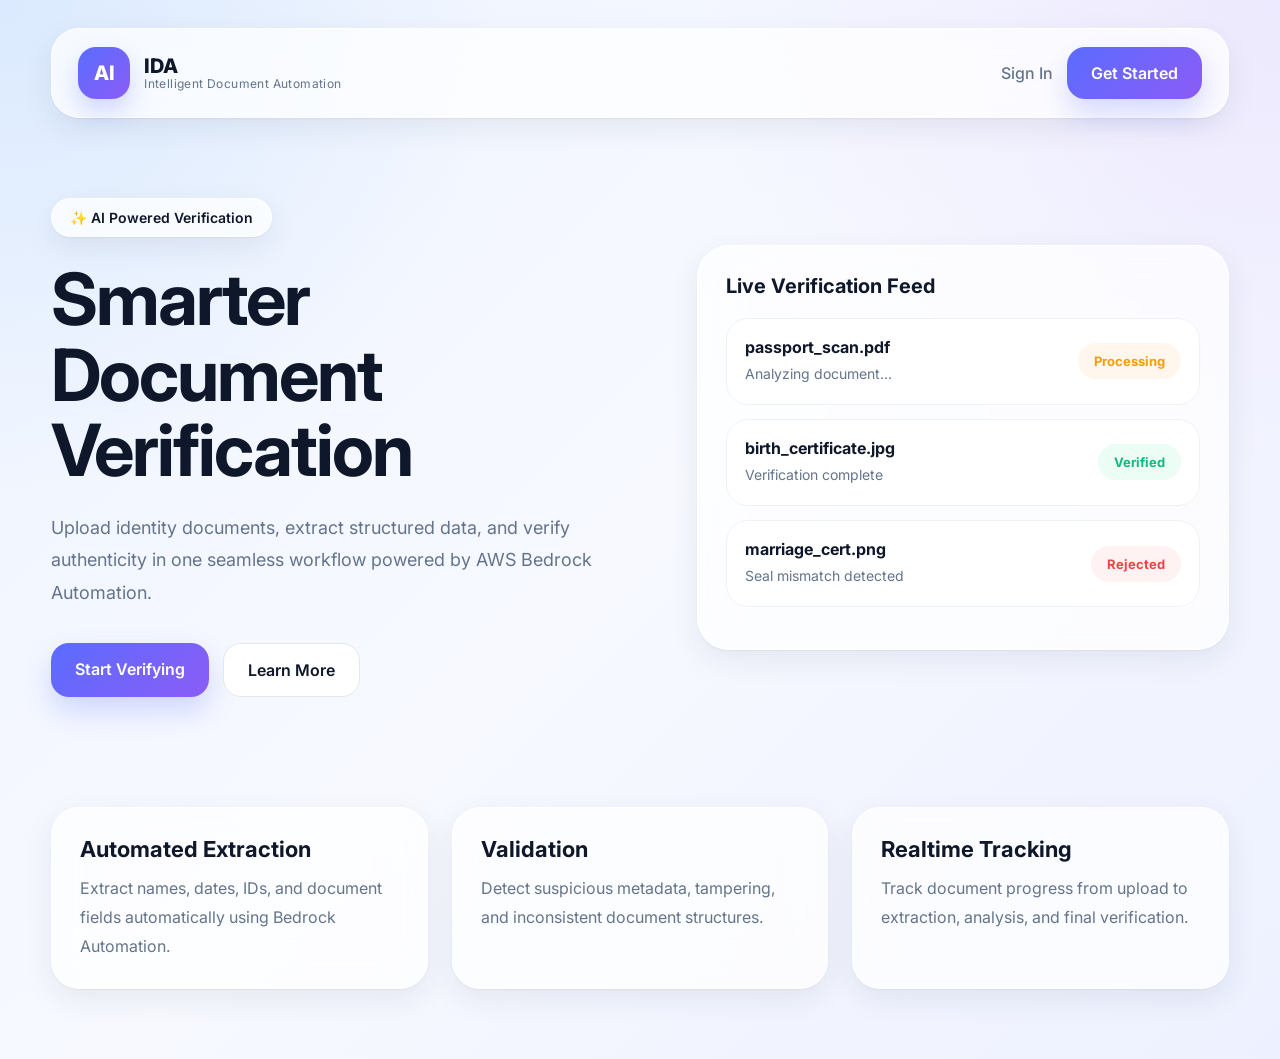
<file: index.html>
<!DOCTYPE html>
<html lang="en">
<head>
    <meta charset="UTF-8">
    <meta name="viewport" content="width=device-width, initial-scale=1.0">
    <title>VerifyInfo AI</title>

    <link rel="stylesheet" href="style.css">

    <link rel="preconnect" href="https://fonts.googleapis.com">
    <link href="https://fonts.googleapis.com/css2?family=Inter:wght@400;500;600;700;800&display=swap" rel="stylesheet">
</head>
<body>

<div class="landing-page">

    <!-- NAV -->
    <div class="container">
        <nav class="navbar glass">

            <div class="logo">
                <div class="logo-badge">AI</div>

                <div class="logo-text">
                    <div class="logo-title">IDA</div>
                    <div class="logo-sub">Intelligent Document Automation</div>
                </div>
            </div>

            <div class="nav-actions">
                <a href="login.html" class="nav-link">Sign In</a>
                <a href="login.html" class="btn-primary">Get Started</a>
            </div>

        </nav>
    </div>

    <!-- HERO -->
    <div class="container">
        <section class="hero">

            <div class="hero-left">

                <div class="tag glass">
                    ✨ AI Powered Verification
                </div>

                <h1>
                    Smarter Document<br>
                    Verification <br>
                
                </h1>

                <p>
                    Upload identity documents, extract structured data,
                     and verify authenticity
                    in one seamless workflow powered by AWS Bedrock Automation.
                </p>

                <div class="hero-buttons">
                    <a href="login.html" class="btn-primary">
                        Start Verifying
                    </a>

                    <a href="#features" class="btn-secondary">
                        Learn More
                    </a>
                </div>

            </div>

            <!-- preview -->
            <div class="hero-right">

                <div class="dashboard-preview glass">

                    <div class="preview-header">
                        Live Verification Feed
                    </div>

                    <div class="preview-card">
                        <div>
                            <h4>passport_scan.pdf</h4>
                            <p>Analyzing document...</p>
                        </div>
                        <span class="status processing">Processing</span>
                    </div>

                    <div class="preview-card">
                        <div>
                            <h4>birth_certificate.jpg</h4>
                            <p>Verification complete</p>
                        </div>
                        <span class="status verified">Verified</span>
                    </div>

                    <div class="preview-card">
                        <div>
                            <h4>marriage_cert.png</h4>
                            <p>Seal mismatch detected</p>
                        </div>
                        <span class="status fraud">Rejected</span>
                    </div>

                </div>

            </div>

        </section>
    </div>

    <!-- FEATURES -->
    <div class="container">
        <section id="features" class="features">

            <div class="feature glass">
                <h3>Automated Extraction</h3>
                <p>
                    Extract names, dates, IDs, and document fields
                    automatically using Bedrock Automation.
                </p>
            </div>

            <div class="feature glass">
                <h3>Validation</h3>
                <p>
                    Detect suspicious metadata, tampering,
                    and inconsistent document structures.
                </p>
            </div>

            <div class="feature glass">
                <h3>Realtime Tracking</h3>
                <p>
                    Track document progress from upload to extraction,
                    analysis, and final verification.
                </p>
            </div>

        </section>
    </div>

</div>

<script src="auth.js"></script>
</body>
</html>
</file>
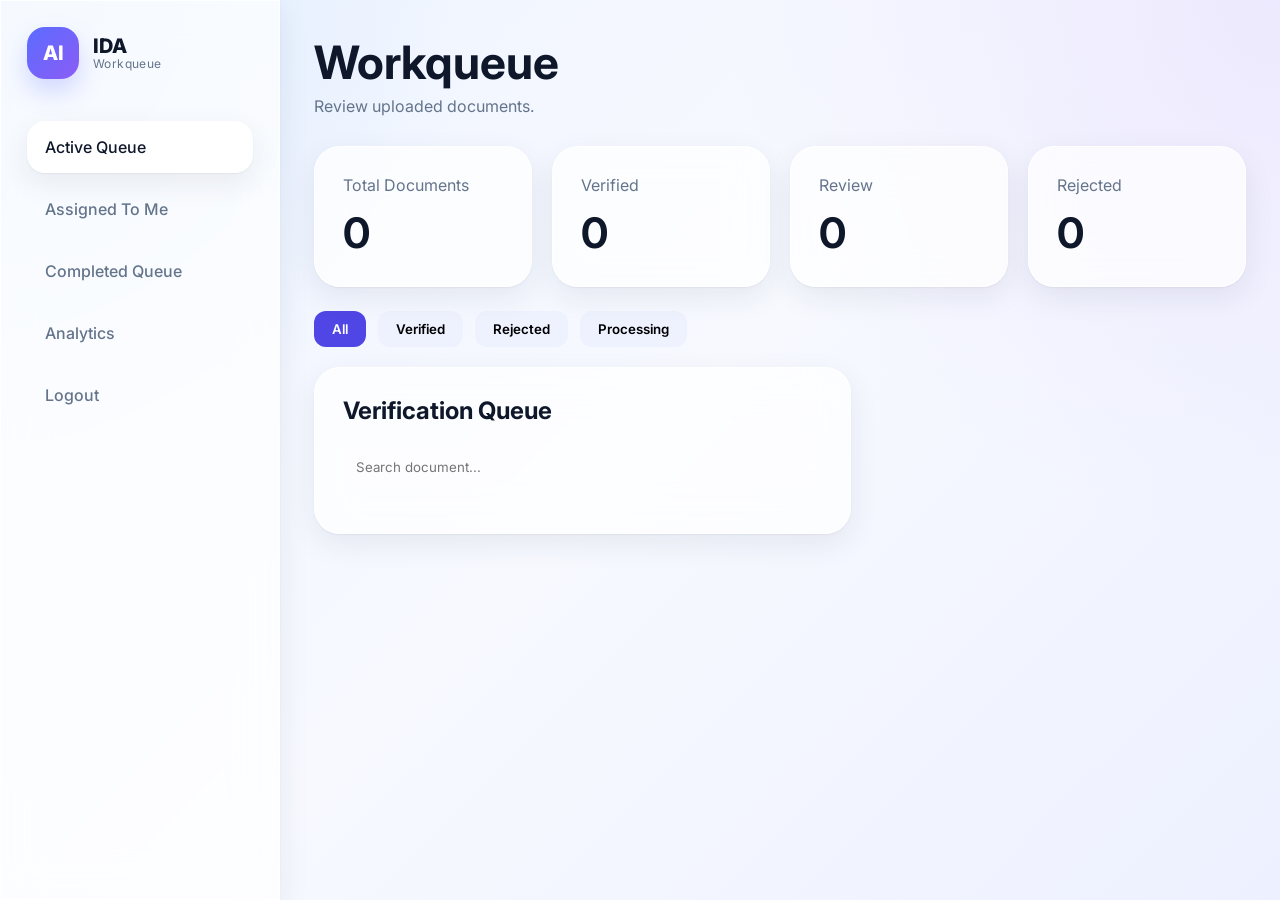
<file: admin.html>
<!DOCTYPE html>
<html lang="en">
<head>
    <meta charset="UTF-8">
    <meta name="viewport" content="width=device-width, initial-scale=1.0">
    <title>Workqueue Dashboard | IDA</title>

    <link rel="stylesheet" href="style.css">

    <link rel="preconnect" href="https://fonts.googleapis.com">
    <link href="https://fonts.googleapis.com/css2?family=Inter:wght@400;500;600;700;800&display=swap" rel="stylesheet">
</head>
<body>

<div class="dashboard">

    <!-- SIDEBAR -->
    <aside class="sidebar glass">

        <div class="logo">
            <div class="logo-badge">AI</div>

            <div class="logo-text">
                <div class="logo-title">IDA</div>
                <div class="logo-sub">Workqueue</div>
            </div>
        </div>


        <nav id="adminNav">

            <a
                class="nav-link active"
                data-view="active"
            >
                Active Queue
            </a>

            <a
                class="nav-link"
                data-view="assigned"
            >
                Assigned Documents
            </a>

            <a
                class="nav-link manager-only"
                data-view="escalated"
            >
                Escalated Queue
            </a>

            <a
                class="nav-link"
                data-view="completed"
            >
                Completed Queue
            </a>

            <a
                class="nav-link"
                data-view="analytics"
            >
                Analytics
            </a>

            <a href="index.html">
                Logout
            </a>

        </nav>

    </aside>

    <!-- MAIN -->
    <main class="main">

        <!-- TOP -->
        <header class="topbar">

            <div>
                <h1>Workqueue </h1>

                <p>
                    Review uploaded documents.
                </p>
            </div>

        </header>

        <!-- DASHBOARD VIEW -->
        <div id="dashboardView">

            <!-- STATS -->
            <section class="stats">

                <div class="card stat-card">
                    <p>Total Documents</p>
                    <h2 id="adminTotal">0</h2>
                </div>

                <div class="card stat-card">
                    <p>Verified</p>
                    <h2 id="adminVerified">0</h2>
                </div>

                <div class="card stat-card">
                    <p>Review</p>
                    <h2 id="adminReview">0</h2>
                </div>

                <div class="card stat-card">
                    <p>Rejected</p>
                    <h2 id="adminFraud">0</h2>
                </div>

            </section>

            <!-- FILTERS -->
            <section class="admin-filters" id="topFilters">

                <button class="filter-btn active" data-filter="ALL">
                    All
                </button>

                <button class="filter-btn" data-filter="VERIFIED">
                    Verified
                </button>

                <button class="filter-btn" data-filter="FRAUD">
                    Rejected
                </button>

                <button class="filter-btn" data-filter="ONGOING">
                    Processing
                </button>

            </section>

            <!-- CONTENT -->
            <section   id="queueLayout" class="content-grid">

                <!-- LEFT -->
                <div class="card documents-panel">

                    <h3>Verification Queue</h3>

                    <div class="admin-toolbar">

                        <input
                            type="text"
                            id="searchInput"
                            placeholder="Search document..."
                        >

                        <select id="statusFilter">

                            <option value="">
                                All Status
                            </option>

                            <option value="VERIFIED">
                                Verified
                            </option>

                            <option value="REVIEW">
                                Review
                            </option>

                            <option value="FRAUD">
                                Rejected
                            </option>

                            <option value="ONGOING">
                                Processing
                            </option>

                        </select>

                    </div>

                    <div id="adminDocuments"></div>

                </div>

                <!-- RIGHT -->
                <div id="reviewPanel" class="card details-panel">

                    <h3>Review Details</h3>

                    <div class="preview-box" id="previewBox">
                        Select a document to review
                    </div>

                    <div id="dynamicFields"></div>

                    <div class="detail-row">
                        <label>Assigned To</label>
                        <span id="assignedToText">
                            Unassigned
                        </span>
                    </div>

                    <!-- ACTIONS -->
                     <div class="admin-note-section">
                        <div class="timeline-section">

                            <h4>
                                Activity Timeline
                            </h4>

                            <div id="timelineList">
                                No activity yet.
                            </div>

                        </div>

                        <label class="note-label">
                            Admin Review Notes
                        </label>

                        <textarea
                            id="adminNotes"
                            class="admin-notes"
                            placeholder="Add investigation notes..."
                        ></textarea>

                        <div id="completedInfo"></div>

                    </div>
                    <button
                        id="closeReviewBtn"
                        class="btn-secondary"
                    >
                        Close Document
                    </button>
                    <div class="admin-actions">

                        <button id="validateBtn" class="btn-success">
                            Validation Completed
                        </button>
                        <button id="rejectBtn" class="btn-danger">
                            Reject Document
                        </button>


                    </div>

                </div>

            </section>

            <section
                id="reviewWorkspace"
                class="review-workspace"
                style="display:none;"
            >
                <div class="card preview-workspace">
                    <button
                        id="backToQueueBtn"
                        class="btn-secondary"
                    >
                        ← Back to Queue
                    </button>

                    <div
                        class="preview-box"
                        id="workspacePreviewBox"
                    >
                        Document preview
                    </div>
                </div>

                <div
                    id="workspaceReviewPanel"
                    class="card details-panel"
                >
                    <h3>Validation Fields</h3>

                    <div id="workspaceDynamicFields"></div>

                    <div id="managerAssignSection" style="display:none; margin-top:20px;">
                        <label class="note-label">
                            Assign To Agent
                        </label>

                        <select id="agentAssignSelect" class="admin-notes">
                            <option value="">Select agent...</option>
                            <option value="admin@infocap.ai">admin@infocap.ai</option>
                            <option value="admin2@infocap.ai">admin2@infocap.ai</option>
                        </select>

                        <button
                            id="assignAgentBtn"
                            class="btn-secondary"
                            style="margin-top:12px;"
                        >
                            Assign Document
                        </button>
                    </div>

                    <label class="note-label">
                        Admin Review Notes
                    </label>

                    <textarea
                        id="workspaceAdminNotes"
                        class="admin-notes"
                        placeholder="Add validation notes..."
                    ></textarea>

                    <div class="admin-actions">
                        <button
                            id="workspaceCloseBtn"
                            class="btn-secondary"
                        >
                            Close Document
                        </button>

                        <button
                            id="workspaceValidateBtn"
                            class="btn-success"
                        >
                            Validation Completed
                        </button>

                        <button
                            id="workspaceRejectBtn"
                            class="btn-danger"
                        >
                            Reject Document
                        </button>
                        <button
                            id="workspaceEscalateBtn"
                            class="btn-warning"
                        >
                            Escalate to Manager
                        </button>
                    </div>
                </div>
            </section>

        </div>

        <!-- ANALYTICS VIEW -->
        <div
            id="analyticsView"
            style="display:none;"
        >

            <section class="analytics-grid">

                <!-- Fraud Rate -->
                <div class="card analytics-card">

                    <div class="analytics-header">
                        <h3>Rejected Rate</h3>
                        <span id="fraudRateValue">0%</span>
                    </div>

                    <div class="progress-bar">
                        <div
                            id="fraudRateBar"
                            class="progress-fill danger"
                            style="width:0%"
                        ></div>
                    </div>

                </div>

                <!-- Verification Rate -->
                <div class="card analytics-card">

                    <div class="analytics-header">
                        <h3>Verification Success</h3>
                        <span id="verificationRateValue">0%</span>
                    </div>

                    <div class="progress-bar">
                        <div
                            id="verificationRateBar"
                            class="progress-fill success"
                            style="width:0%"
                        ></div>
                    </div>

                </div>

                <!-- Average Fraud Score -->
                <div class="card analytics-card">

                    <div class="analytics-header">
                        <h3>Average Rejected Document</h3>
                        <span id="avgFraudScore">
                            0
                        </span>
                    </div>

                    <div class="progress-bar">
                        <div
                            id="avgFraudBar"
                            class="progress-fill warning"
                            style="width:0%"
                        ></div>
                    </div>

                </div>

            </section>

            <!-- DOCUMENT TYPES -->
            <section class="card type-breakdown">

                <h3>Document Type Distribution</h3>

                <div id="documentTypeList"></div>

            </section>

        </div>
    </main>

</div>

<script src="config.js"></script>
<script src="auth.js"></script>
<script src="admin.js"></script>

<!-- CUSTOM MODAL -->
<div id="customModal" class="custom-modal hidden">

    <div class="custom-modal-box">

        <h3 id="modalTitle">
            Confirm Action
        </h3>

        <p id="modalMessage">
            Are you sure?
        </p>

        <div class="modal-actions">

            <button
                id="modalCancel"
                class="modal-btn secondary"
            >
                Cancel
            </button>

            <button
                id="modalConfirm"
                class="modal-btn primary"
            >
                Confirm
            </button>

        </div>

    </div>

</div>

<!-- TOAST -->
<div id="toast" class="toast hidden">
    Success
</div>



</body>
</html>
</file>
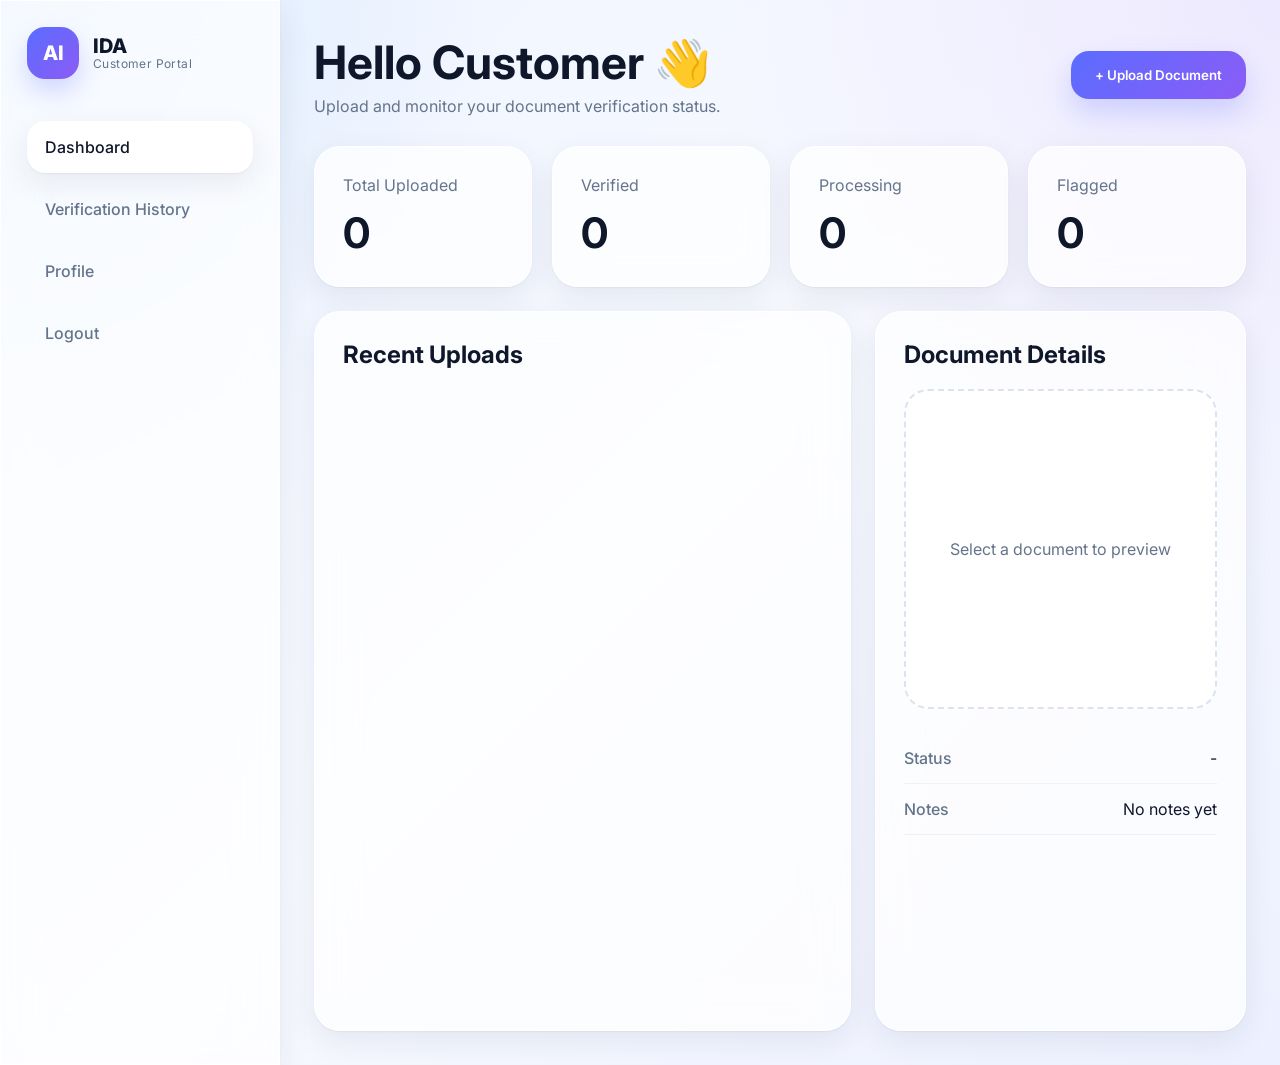
<file: customer.html>
<!DOCTYPE html>
<html lang="en">
<head>
    <meta charset="UTF-8">
    <meta name="viewport" content="width=device-width, initial-scale=1.0">
    <title>Customer Dashboard | IDA</title>

    <link rel="stylesheet" href="style.css">

    <link rel="preconnect" href="https://fonts.googleapis.com">
    <link href="https://fonts.googleapis.com/css2?family=Inter:wght@400;500;600;700;800&display=swap" rel="stylesheet">
</head>
<body>

<div class="dashboard">

    <!-- Sidebar -->
    <aside class="sidebar glass">
        <div class="logo">
            <div class="logo-badge">AI</div>

            <div class="logo-text">
                <div class="logo-title">IDA</div>
                <div class="logo-sub">Customer Portal</div>
            </div>
        </div>

        <nav id="customerNav">

            <a
                class="nav-link active"
                data-view="dashboard"
            >
                Dashboard
            </a>


            <a
                class="nav-link"
                data-view="history"
            >
                Verification History
            </a>

            <a
                class="nav-link"
                data-view="profile"
            >
                Profile
            </a>

            <a href="index.html">
                Logout
            </a>

        </nav>
    </aside>

    <!-- Main -->
    <main class="main">

        <!-- DASHBOARD VIEW -->
        <div id="dashboardView">

            <header class="topbar">

                <div>
                    <h1>Hello Customer 👋</h1>

                    <p>
                        Upload and monitor your document verification status.
                    </p>
                </div>

                <button id="uploadBtn" class="btn-primary">
                    + Upload Document
                </button>

            </header>

            <!-- stats -->
            <section class="stats">

                <div class="card stat-card">
                    <p>Total Uploaded</p>
                    <h2 id="statTotal">0</h2>
                </div>

                <div class="card stat-card">
                    <p>Verified</p>
                    <h2 id="statVerified">0</h2>
                </div>

                <div class="card stat-card">
                    <p>Processing</p>
                    <h2 id="statProcessing">0</h2>
                </div>

                <div class="card stat-card">
                    <p>Flagged</p>
                    <h2 id="statFlagged">0</h2>
                </div>

            </section>

            <!-- content -->
            <section class="content-grid">

                <!-- LEFT -->
                <div class="card documents-panel">

                    <h3>Recent Uploads</h3>

                    <!-- Dynamic uploads only -->

                </div>

                <!-- RIGHT -->
                <div class="card details-panel">

                    <h3>Document Details</h3>

                    <div class="preview-box" id="previewBox">
                        Select a document to preview
                    </div>

                    <div id="customerDynamicFields"></div>

                    <div class="detail-row">
                        <label>Status</label>
                        <span id="customerStatus">-</span>
                    </div>

                    <div class="detail-row">
                        <label>Notes</label>
                        <span id="customerNotes">No notes yet</span>
                    </div>

                </div>

            </section>

        </div>

        <!-- HISTORY VIEW -->
        <div
            id="historyView"
            style="display:none;"
        >

            <section class="card documents-panel">

                <h3>Verification History</h3>

                <div id="historyDocuments"></div>

            </section>

        </div>

        <!-- PROFILE VIEW -->
        <div
            id="profileView"
            style="display:none;"
        >

            <section class="card">

                <h3>Customer Profile</h3>

                <div class="profile-grid">

                    <div class="detail-row">
                        <label>Name</label>
                        <span>Demo Customer</span>
                    </div>

                    <div class="detail-row">
                        <label>Email</label>
                        <span>customer@verifyinfo.ai</span>
                    </div>

                    <div class="detail-row">
                        <label>Plan</label>
                        <span>Enterprise Trial</span>
                    </div>

                    <div class="detail-row">
                        <label>Total Uploads</label>
                        <span id="profileUploads">0</span>
                    </div>

                </div>

            </section>

        </div>

    </main>

</div>

<!-- Upload Modal -->
<div id="uploadModal" class="modal hidden">

    <div class="modal-overlay"></div>

    <div class="modal-content">

        <div class="modal-header">
            <h2>Upload Document</h2>
            <button id="closeModal">✕</button>
        </div>

        <div id="dropZone" class="drop-zone">
            <p>Drag & drop your document here</p>
            <span>or click to browse</span>
            <input type="file" id="fileInput" hidden>
        </div>

        <div id="filePreview" class="file-preview hidden">
            <p id="fileName"></p>
        </div>

        <button id="submitUpload" class="btn-primary btn-block">
            Upload & Verify
        </button>

    </div>

</div>

<script src="config.js"></script>
<script src="auth.js"></script>
<script src="app.js"></script>

</body>
</html>
</file>
<file: style.css>
/* =========================================
   VERIFYINFO AI — DESIGN SYSTEM V2
   Stripe + Linear Blend
========================================= */

:root{
    --bg1:#eef4ff;
    --bg2:#f7f9ff;
    --bg3:#edf1ff;

    --card:rgba(255,255,255,.72);
    --card-border:rgba(255,255,255,.9);

    --text:#0f172a;
    --muted:#64748b;

    --primary:#5b6cff;
    --primary2:#8b5cf6;
    --success:#10b981;
    --warning:#f59e0b;
    --danger:#ef4444;

    --shadow:
        0 10px 30px rgba(30,41,59,.08),
        0 1px 2px rgba(30,41,59,.06);

    --radius:26px;
}

*{
    margin:0;
    padding:0;
    box-sizing:border-box;
    font-family:'Inter',sans-serif;
}

html{
    scroll-behavior:smooth;
}

body{
    color:var(--text);
    min-height:100vh;
    background:
        radial-gradient(circle at top left,#dbeafe 0%,transparent 30%),
        radial-gradient(circle at top right,#ede9fe 0%,transparent 35%),
        linear-gradient(135deg,var(--bg1),var(--bg2),var(--bg3));
}

a{
    text-decoration:none;
    color:inherit;
}

button{
    border:none;
    cursor:pointer;
    font-family:'Inter',sans-serif;
}

img{
    max-width:100%;
    display:block;
}

/* =========================
   reusable
========================= */

.container{
    width:min(1400px,92%);
    margin:auto;
}

.glass,
.card{
    background:var(--card);
    backdrop-filter:blur(20px);
    -webkit-backdrop-filter:blur(20px);
    border:1px solid var(--card-border);
    box-shadow:var(--shadow);
}

.card{
    border-radius:var(--radius);
    padding:28px;
}

.section-title{
    font-size:26px;
    font-weight:700;
    margin-bottom:22px;
}

.muted{
    color:var(--muted);
}

/* =========================
   logo
========================= */

.logo{
    display:flex;
    align-items:center;
    gap:14px;
}

.logo-badge{
    width:52px;
    height:52px;
    border-radius:18px;
    background:linear-gradient(135deg,var(--primary),var(--primary2));
    color:white;
    display:flex;
    align-items:center;
    justify-content:center;
    font-weight:800;
    font-size:20px;
    box-shadow:0 12px 24px rgba(91,108,255,.25);
}

.logo-text{
    display:flex;
    flex-direction:column;
    line-height:1.1;
}

.logo-title{
    font-size:20px;
    font-weight:800;
}

.logo-sub{
    font-size:12px;
    color:var(--muted);
    letter-spacing:.4px;
}

/* =========================
   buttons
========================= */

.btn-primary{
    padding:16px 24px;
    border-radius:18px;
    color:white;
    font-weight:600;
    background:linear-gradient(135deg,var(--primary),var(--primary2));
    box-shadow:0 14px 28px rgba(91,108,255,.24);
    transition:.25s;
}

.btn-primary:hover{
    transform:translateY(-2px);
}

.btn-secondary{
    padding:16px 24px;
    border-radius:18px;
    color:var(--text);
    font-weight:600;
    background:white;
    border:1px solid #e2e8f0;
    transition:.25s;
}

.btn-secondary:hover{
    transform:translateY(-2px);
}

.btn-block{
    width:100%;
}

/* =========================
   nav
========================= */

.navbar{
    margin-top:28px;
    border-radius:28px;
    padding:18px 26px;
    display:flex;
    justify-content:space-between;
    align-items:center;
}

.nav-actions{
    display:flex;
    align-items:center;
    gap:14px;
}

.nav-link{
    color:var(--muted);
    font-weight:500;
}

/* =========================
   landing
========================= */

.landing-page{
    min-height:100vh;
}

.hero{
    display:grid;
    grid-template-columns:1.1fr 1fr;
    gap:60px;
    align-items:center;
    padding:80px 0 50px;
}

.tag{
    display:inline-flex;
    align-items:center;
    gap:10px;
    padding:10px 18px;
    border-radius:999px;
    margin-bottom:24px;
    font-size:14px;
    font-weight:600;
}

.hero h1{
    font-size:72px;
    line-height:1.05;
    margin-bottom:24px;
    letter-spacing:-2px;
}

.hero p{
    color:var(--muted);
    font-size:18px;
    line-height:1.8;
    margin-bottom:34px;
}

.hero-buttons{
    display:flex;
    gap:14px;
}

.dashboard-preview{
    border-radius:32px;
    padding:28px;
}

.preview-header{
    font-size:20px;
    font-weight:700;
    margin-bottom:20px;
}

.preview-card{
    display:flex;
    justify-content:space-between;
    align-items:center;
    padding:18px;
    border-radius:22px;
    background:white;
    margin-bottom:14px;
    border:1px solid #edf2f7;
}

.preview-card h4{
    margin-bottom:4px;
}

.preview-card p{
    margin:0;
    font-size:14px;
}

.features{
    display:grid;
    grid-template-columns:repeat(3,1fr);
    gap:24px;
    margin:60px 0 70px;
}

.feature{
    border-radius:28px;
    padding:28px;
}

.feature h3{
    margin-bottom:12px;
    font-size:22px;
}

.feature p{
    color:var(--muted);
    line-height:1.8;
}

/* =========================
   auth
========================= */

.auth-page{
    min-height:100vh;
    display:flex;
    justify-content:center;
    align-items:center;
    padding:30px;
}

.auth-card{
    width:100%;
    max-width:520px;
    border-radius:34px;
    padding:42px;
}

.auth-card .logo{
    margin-bottom:30px;
}

.auth-card h1{
    font-size:38px;
    margin-bottom:10px;
}

.auth-subtitle{
    color:var(--muted);
    margin-bottom:30px;
}

.input-group{
    margin-bottom:20px;
}

.input-group label{
    display:block;
    margin-bottom:10px;
    font-size:14px;
    font-weight:600;
}

.input-group input{
    width:100%;
    padding:18px;
    border-radius:18px;
    border:1px solid #dbe3f0;
    background:white;
    font-size:15px;
    outline:none;
}

.input-group input:focus{
    border-color:var(--primary);
}

.role-selector{
    display:grid;
    grid-template-columns:1fr 1fr;
    gap:14px;
    margin:25px 0;
}

.role-card{
    padding:20px;
    border-radius:22px;
    text-align:center;
    background:white;
    border:2px solid #e2e8f0;
    cursor:pointer;
    transition:.2s;
    font-weight:600;
}

.role-card input{
    display:none;
}

.role-card.active{
    border-color:var(--primary);
    background:#eef2ff;
    color:var(--primary);
}

.auth-footer{
    margin-top:22px;
    text-align:center;
    color:var(--muted);
}

/* =========================
   dashboard
========================= */

.dashboard{
    display:flex;
    min-height:100vh;
}

.sidebar{
    width:280px;
    padding:26px;
    border-right:1px solid rgba(255,255,255,.6);
}

.sidebar .logo{
    margin-bottom:42px;
}

.sidebar nav{
    display:flex;
    flex-direction:column;
    gap:10px;
}

.sidebar nav a{
    padding:16px 18px;
    border-radius:18px;
    color:var(--muted);
    font-weight:500;
    transition:.2s;
}

.sidebar nav a:hover,
.sidebar nav a.active{
    background:white;
    color:var(--text);
    box-shadow:var(--shadow);
}

.main{
    flex:1;
    padding:34px;
}

.topbar{
    display:flex;
    justify-content:space-between;
    align-items:center;
    margin-bottom:30px;
}

.topbar h1{
    font-size:46px;
    margin-bottom:6px;
}

.topbar p{
    color:var(--muted);
}

.stats{
    display:grid;
    grid-template-columns:repeat(4,1fr);
    gap:20px;
    margin-bottom:24px;
}

.stat-card p{
    color:var(--muted);
    margin-bottom:12px;
}

.stat-card h2{
    font-size:42px;
}

.content-grid{
    display:grid;
    grid-template-columns:1.45fr 1fr;
    gap:24px;
}

.documents-panel h3,
.details-panel h3{
    margin-bottom:20px;
    font-size:24px;
}

.doc-item{
    display:flex;
    justify-content:space-between;
    align-items:center;
    padding:20px;
    border-radius:22px;
    background:white;
    border:1px solid #edf2f7;
    margin-bottom:14px;
    cursor:pointer;
    transition:.2s;
}

.doc-item:hover{
    transform:translateY(-2px);
    box-shadow:var(--shadow);
}

.doc-item h4{
    margin-bottom:5px;
}

.doc-item p{
    color:var(--muted);
    font-size:14px;
}

.doc-item span,
.status{
    padding:10px 16px;
    border-radius:999px;
    font-size:13px;
    font-weight:700;
}

.processing span,
.status.processing{
    background:#fff7ed;
    color:var(--warning);
}

.verified span,
.status.verified{
    background:#ecfdf5;
    color:var(--success);
}

.review span,
.status.review{
    background:#fefce8;
    color:#ca8a04;
}


.fraud span,
.status.fraud{
    background:#fef2f2;
    color:var(--danger);
}

.preview-box{
    height:320px;
    border-radius:24px;
    background:white;
    border:2px dashed #dbe3f0;
    display:flex;
    align-items:center;
    justify-content:center;
    color:var(--muted);
    margin-bottom:24px;
}

.detail-row{
    display:flex;
    justify-content:space-between;
    gap:20px;
    padding:15px 0;
    border-bottom:1px solid #edf2f7;
}

.detail-row label{
    color:var(--muted);
    font-weight:500;
}

.green{
    color:var(--success);
}

/* =========================
   responsive
========================= */

@media(max-width:1200px){
    .hero{
        grid-template-columns:1fr;
    }

    .features{
        grid-template-columns:1fr;
    }

    .content-grid{
        grid-template-columns:1fr;
    }

    .stats{
        grid-template-columns:repeat(2,1fr);
    }
}

@media(max-width:900px){
    .dashboard{
        flex-direction:column;
    }

    .sidebar{
        width:100%;
    }
}

@media(max-width:700px){
    .hero h1{
        font-size:48px;
    }

    .topbar{
        flex-direction:column;
        align-items:flex-start;
        gap:18px;
    }

    .stats{
        grid-template-columns:1fr;
    }

    .role-selector{
        grid-template-columns:1fr;
    }
}

/* =========================
   MODAL
========================= */

.modal{
    position:fixed;
    top:0;
    left:0;
    width:100%;
    height:100%;
    display:flex;
    align-items:center;
    justify-content:center;
    z-index:1000;
}

.hidden{
    display:none;
}

.modal-overlay{
    position:absolute;
    width:100%;
    height:100%;
    background:rgba(15,23,42,.45);
    backdrop-filter:blur(6px);
}

.modal-content{
    position:relative;
    width:100%;
    max-width:500px;
    padding:30px;
    border-radius:28px;
    background:white;
    box-shadow:0 20px 60px rgba(0,0,0,.15);
    z-index:10;
}

.modal-header{
    display:flex;
    justify-content:space-between;
    align-items:center;
    margin-bottom:20px;
}

.modal-header button{
    background:none;
    font-size:20px;
    cursor:pointer;
}

/* drop zone */

.drop-zone{
    border:2px dashed #cbd5e1;
    border-radius:20px;
    padding:40px;
    text-align:center;
    cursor:pointer;
    transition:.2s;
    margin-bottom:20px;
}

.drop-zone:hover{
    background:#f8fafc;
}

.drop-zone p{
    font-weight:600;
}

.drop-zone span{
    font-size:13px;
    color:#64748b;
}

/* preview */

.file-preview{
    background:#f1f5f9;
    padding:12px;
    border-radius:12px;
    margin-bottom:15px;
    font-size:14px;
}

.admin-filters{
    display:flex;
    gap:12px;
    margin-bottom:20px;
}

.filter-btn{
    border:none;
    padding:10px 18px;
    border-radius:12px;
    background:#eef2ff;
    cursor:pointer;
    font-weight:600;
}

.filter-btn.active{
    background:#4f46e5;
    color:white;
}

.admin-actions{
    display:flex;
    gap:12px;
    margin-top:24px;
}

.btn-success{
    background:#10b981;
    color:white;
    border:none;
    padding:12px 18px;
    border-radius:12px;
    cursor:pointer;
    font-weight:600;
}

.btn-warning{
    background:#f59e0b;
    color:white;
    border:none;
    padding:12px 18px;
    border-radius:12px;
    cursor:pointer;
    font-weight:600;
}

.btn-danger{
    background:#ef4444;
    color:white;
    border:none;
    padding:12px 18px;
    border-radius:12px;
    cursor:pointer;
    font-weight:600;
}

.analytics-grid{
    display:grid;
    grid-template-columns:repeat(3,1fr);
    gap:20px;
    margin-bottom:24px;
}

.analytics-card{
    padding:22px;
}

.analytics-header{
    display:flex;
    justify-content:space-between;
    align-items:center;
    margin-bottom:16px;
}

.analytics-header h3{
    font-size:15px;
    color:#64748b;
}

.analytics-header span{
    font-size:24px;
    font-weight:700;
}

.progress-bar{
    width:100%;
    height:12px;
    background:#e2e8f0;
    border-radius:999px;
    overflow:hidden;
}

.progress-fill{
    height:100%;
    border-radius:999px;
    transition:0.4s ease;
}

.progress-fill.success{
    background:#10b981;
}

.progress-fill.warning{
    background:#f59e0b;
}

.progress-fill.danger{
    background:#ef4444;
}

.type-breakdown{
    margin-bottom:24px;
}

.type-row{
    display:flex;
    justify-content:space-between;
    padding:14px 0;
    border-bottom:1px solid #e2e8f0;
}

.type-row:last-child{
    border-bottom:none;
}

.auth-modal {
    width: 420px;
}

.modal-subtitle {
    color: #64748b;
    margin-bottom: 24px;
    line-height: 1.5;
}

.role-selector {
    display: flex;
    gap: 12px;
    margin: 24px 0;
}

.role-card {
    flex: 1;
    padding: 14px;
    border: 1px solid #dbe4f0;
    border-radius: 16px;
    text-align: center;
    font-weight: 600;
    cursor: pointer;
    transition: 0.2s ease;
    user-select: none;
    background: white;
}

.role-card:hover {
    border-color: #7c5cff;
}

.role-card.active {
    background: linear-gradient(
        135deg,
        #5b5ff5,
        #8b5cf6
    );

    color: white;
    border-color: transparent;
}

.role-card input {
    display: none;
}

.admin-toolbar {

    display: flex;

    gap: 12px;

    margin: 16px 0;
}

.admin-toolbar input,
.admin-toolbar select {

    flex: 1;

    padding: 12px;

    border-radius: 12px;

    border: 1px solid rgba(255,255,255,0.1);

    background: rgba(255,255,255,0.05);

    color: white;

    outline: none;
}

.admin-note-section {

    margin-top: 24px;
}

.note-label {

    display: block;

    margin-bottom: 10px;

    font-weight: 600;
}

.admin-notes {

    width: 100%;

    min-height: 120px;

    resize: vertical;

    padding: 14px;

    border-radius: 16px;

    border: 1px solid rgba(255,255,255,0.1);

    background: rgba(255,255,255,0.04);

    color: rgb(0, 0, 0);

    font-family: inherit;
    

    outline: none;
}

/* =========================================
   MODAL
========================================= */

.custom-modal {

    position: fixed;
    inset: 0;

    background:
        rgba(15, 23, 42, 0.65);

    backdrop-filter: blur(8px);

    display: flex;
    align-items: center;
    justify-content: center;

    z-index: 9999;
}

.custom-modal.hidden {
    display: none;
}

.custom-modal-box {

    width: 420px;
    max-width: 90%;

    background: white;

    border-radius: 24px;

    padding: 32px;

    box-shadow:
        0 20px 50px rgba(0,0,0,0.15);

    animation: modalFade 0.2s ease;
}

.custom-modal-box h3 {

    font-size: 24px;
    margin-bottom: 12px;
}

.custom-modal-box p {

    color: #64748b;
    line-height: 1.6;
}

.modal-actions {

    display: flex;
    justify-content: flex-end;
    gap: 12px;

    margin-top: 28px;
}

.modal-btn {

    border: none;
    border-radius: 14px;

    padding: 12px 20px;

    font-weight: 600;
    cursor: pointer;

    transition: 0.2s;
}

.modal-btn.primary {

    background: #4f46e5;
    color: white;
}

.modal-btn.primary:hover {

    transform: translateY(-1px);
}

.modal-btn.secondary {

    background: #f1f5f9;
}

.toast {

    position: fixed;

    top: 50%;
    left: 50%;

    transform: translate(-50%, -50%);

    background: #111827;
    color: white;

    padding: 16px 24px;

    border-radius: 14px;

    font-size: 15px;
    font-weight: 600;

    z-index: 9999;

    box-shadow:
        0 15px 40px rgba(0,0,0,0.25);

    transition: all 0.25s ease;

    min-width: 320px;

    text-align: center;
}

.toast.hidden {
    display: none;
}

@keyframes modalFade {

    from {
        opacity: 0;
        transform: scale(0.95);
    }

    to {
        opacity: 1;
        transform: scale(1);
    }
}

@keyframes toastSlide {

    from {
        opacity: 0;
        transform: translateY(20px);
    }

    to {
        opacity: 1;
        transform: translateY(0);
    }
}

.field-editor {
    margin-bottom: 16px;
}

.field-editor label {
    display: block;
    font-size: 13px;
    font-weight: 600;
    color: #64748b;
    margin-bottom: 6px;
}

.field-editor input {
    width: 100%;
    padding: 12px 14px;
    border: 1px solid #e2e8f0;
    border-radius: 12px;
    background: white;
    font-size: 14px;
    color: #111827;
    transition: all 0.2s ease;
}

.field-editor input:focus {
    outline: none;
    border-color: #6366f1;
    box-shadow: 0 0 0 3px rgba(99,102,241,0.15);
}

.field-editor input:disabled {
    background: #f8fafc;
    color: #475569;
    cursor: not-allowed;
    opacity: 0.9;
}

.preview-box {
    position: relative;
    overflow: hidden;
}

.preview-toolbar {
    position: absolute;
    top: 12px;
    right: 12px;
    z-index: 5;

    display: flex;
    gap: 8px;

    background: rgba(255,255,255,0.9);
    padding: 8px;
    border-radius: 12px;
    box-shadow: 0 8px 20px rgba(0,0,0,0.12);
}

.preview-toolbar button {
    border: none;
    background: #f1f5f9;
    color: #111827;
    padding: 6px 10px;
    border-radius: 8px;
    font-weight: 700;
    cursor: pointer;
}

.preview-toolbar button:hover {
    background: #e2e8f0;
}

.preview-pan-wrapper {
    width: 100%;
    height: 100%;
    overflow: hidden;
    cursor: grab;

    display: flex;
    align-items: center;
    justify-content: center;
}

.preview-pan-wrapper:active {
    cursor: grabbing;
}

.preview-pan-content {
    max-width: 100%;
    max-height: 100%;
    width: auto;
    height: auto;
    transform-origin: center center;
    transition: transform 0.12s ease;
}

.review-workspace {
    display: grid;
    grid-template-columns: 1.3fr 0.9fr;
    gap: 24px;
    align-items: stretch;
}

.preview-workspace {
    min-height: 760px;
}

#workspacePreviewBox {
    height: 700px;
}

#workspaceDynamicFields {
    display: flex;
    flex-direction: column;
    gap: 14px;
}

.details-panel {
    height: calc(100vh - 180px);
    overflow-y: auto;
    overflow-x: hidden;
}
</file>
